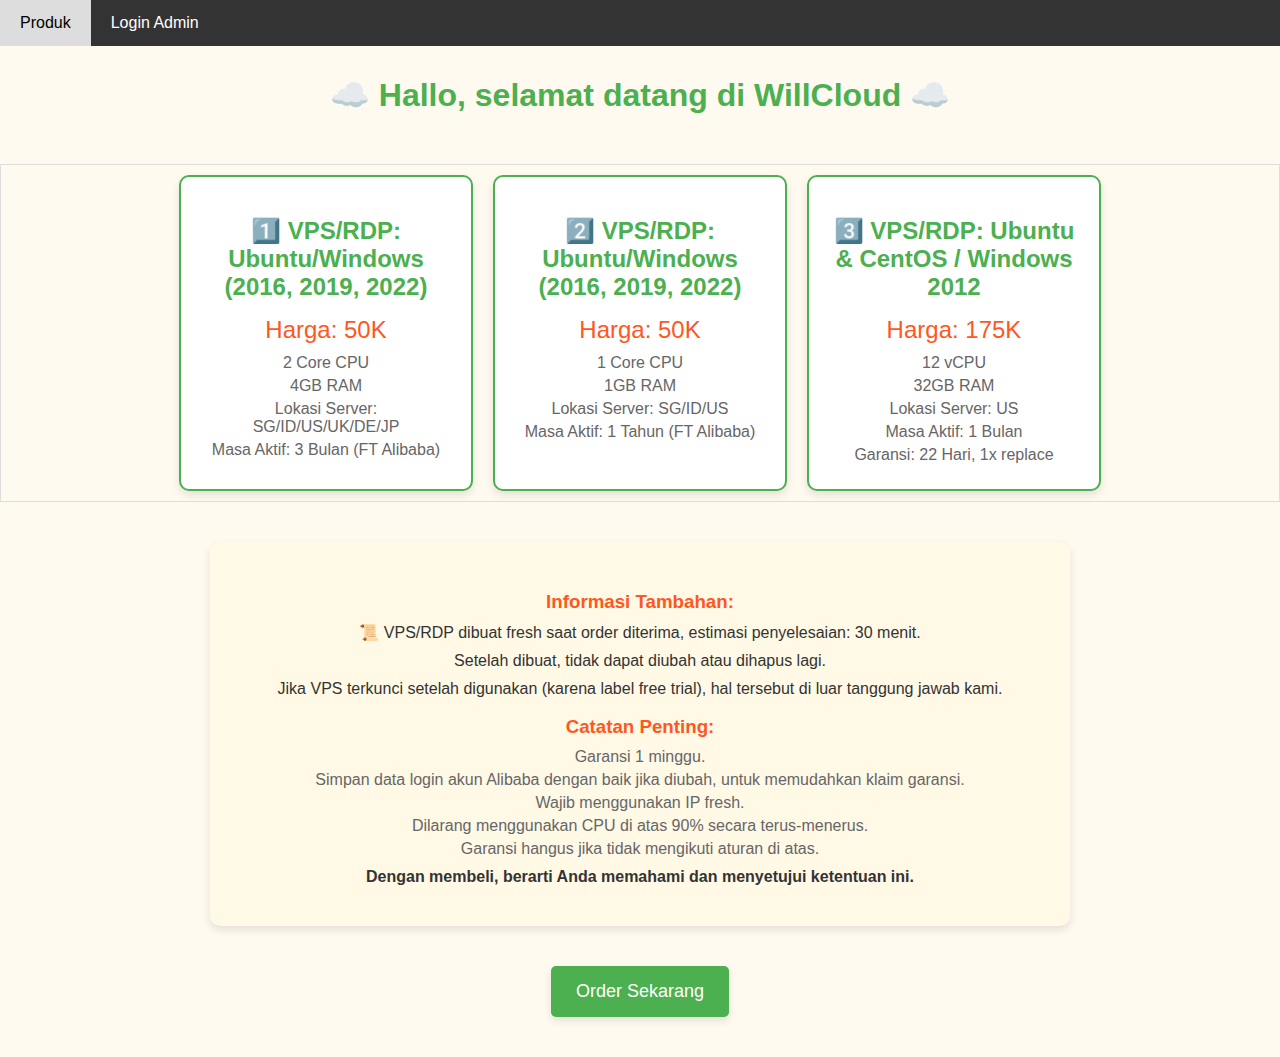
<file: index.html>
<!DOCTYPE html>
<html lang="id">
<head>
    <meta charset="UTF-8">
    <meta name="viewport" content="width=device-width, initial-scale=1.0">
    <title>WillCloud VPS/RDP Plans</title>
    <link rel="stylesheet" href="styles.css"> <!-- Menghubungkan ke file CSS eksternal -->
</head>
<body>
    <!-- Bar Menu -->
    <nav>
        <ul>
            <li><a href="#produk">Produk</a></li>
            <li><a href="#login" onclick="showLoginForm()">Login Admin</a></li>
        </ul>
    </nav>

    <!-- Login Form -->
    <div id="login">
        <form action="/admin-login" method="post">
            <label for="username">Username:</label><br>
            <input type="text" id="username" name="username"><br>
            <label for="password">Password:</label><br>
            <input type="password" id="password" name="password"><br><br>
            <input type="submit" value="Login">
        </form>
    </div>

    <h1 class="title">☁️ Hallo, selamat datang di WillCloud ☁️</h1>

    <!-- Pricing Table with Scroll -->
    <div id="produk" class="pricing-table">
        <div class="plan">
            <h2>1️⃣ VPS/RDP: Ubuntu/Windows (2016, 2019, 2022)</h2>
            <p class="price">Harga: 50K</p>
            <ul>
                <li>2 Core CPU</li>
                <li>4GB RAM</li>
                <li>Lokasi Server: SG/ID/US/UK/DE/JP</li>
                <li>Masa Aktif: 3 Bulan (FT Alibaba)</li>
            </ul>
        </div>

        <div class="plan">
            <h2>2️⃣ VPS/RDP: Ubuntu/Windows (2016, 2019, 2022)</h2>
            <p class="price">Harga: 50K</p>
            <ul>
                <li>1 Core CPU</li>
                <li>1GB RAM</li>
                <li>Lokasi Server: SG/ID/US</li>
                <li>Masa Aktif: 1 Tahun (FT Alibaba)</li>
            </ul>
        </div>

        <div class="plan">
            <h2>3️⃣ VPS/RDP: Ubuntu & CentOS / Windows 2012</h2>
            <p class="price">Harga: 175K</p>
            <ul>
                <li>12 vCPU</li>
                <li>32GB RAM</li>
                <li>Lokasi Server: US</li>
                <li>Masa Aktif: 1 Bulan</li>
                <li>Garansi: 22 Hari, 1x replace</li>
            </ul>
        </div>
    </div>

    <div class="additional-info">
        <h3>Informasi Tambahan:</h3>
        <p>📜 VPS/RDP dibuat fresh saat order diterima, estimasi penyelesaian: 30 menit.</p>
        <p>Setelah dibuat, tidak dapat diubah atau dihapus lagi.</p>
        <p>Jika VPS terkunci setelah digunakan (karena label free trial), hal tersebut di luar tanggung jawab kami.</p>

        <h3>Catatan Penting:</h3>
        <ul>
            <li>Garansi 1 minggu.</li>
            <li>Simpan data login akun Alibaba dengan baik jika diubah, untuk memudahkan klaim garansi.</li>
            <li>Wajib menggunakan IP fresh.</li>
            <li>Dilarang menggunakan CPU di atas 90% secara terus-menerus.</li>
            <li>Garansi hangus jika tidak mengikuti aturan di atas.</li>
        </ul>
        <p><strong>Dengan membeli, berarti Anda memahami dan menyetujui ketentuan ini.</strong></p>
    </div>

    <div class="order-btn-container">
        <a href="https://t.me/enyongbae" class="order-btn" target="_blank">Order Sekarang</a>
    </div>

    <script>
        function showLoginForm() {
            var loginForm = document.getElementById("login");
            if (loginForm.style.display === "none" || loginForm.style.display === "") {
                loginForm.style.display = "block";
            } else {
                loginForm.style.display = "none";
            }
        }
    </script>
</body>
</html>
</file>
<file: styles.css>
/* Styling umum untuk body */
body {
    font-family: Arial, sans-serif;
    background-color: #FFFAF0; /* Warna latar belakang yang hangat */
    margin: 0;
    padding: 0;
    color: #333; /* Warna teks yang gelap untuk kontras yang baik */
    text-align: center;
}

/* Styling untuk header */
.title {
    margin: 20px 0;
    font-size: 32px;
    color: #4CAF50; /* Hijau hangat untuk judul */
    padding: 10px;
    text-align: center;
}

/* Bar Menu */
nav {
    background-color: #333;
    overflow: hidden;
    margin-bottom: 20px;
}

nav ul {
    list-style-type: none;
    margin: 0;
    padding: 0;
}

nav ul li {
    float: left;
}

nav ul li a {
    display: block;
    color: white;
    text-align: center;
    padding: 14px 20px;
    text-decoration: none;
}

nav ul li a:hover {
    background-color: #ddd;
    color: black;
}

/* Scroll Bar untuk Produk */
.pricing-table {
    max-height: 500px;
    overflow-y: scroll;
    display: flex;
    justify-content: center;
    gap: 20px;
    flex-wrap: wrap;
    margin: 40px 0;
    border: 1px solid #ddd;
    padding: 10px;
}

.plan {
    background-color: #FFFFFF;
    border: 2px solid #4CAF50;
    border-radius: 10px;
    padding: 20px;
    width: 250px;
    text-align: center;
    box-shadow: 0px 4px 8px rgba(0, 0, 0, 0.1);
}

.plan h2 {
    color: #4CAF50;
    margin-bottom: 15px;
}

.plan .price {
    font-size: 24px;
    color: #FF5722; /* Harga ditampilkan dengan warna yang hangat */
    margin: 10px 0;
}

.plan ul {
    list-style: none;
    padding: 0;
    margin: 0;
    color: #666;
}

.plan ul li {
    margin: 5px 0;
}

/* Styling untuk informasi tambahan dan catatan penting */
.additional-info {
    background-color: #FFF9E6; /* Latar belakang kuning muda untuk informasi tambahan */
    padding: 30px;
    margin: 20px auto;
    max-width: 800px;
    border-radius: 10px;
    box-shadow: 0px 4px 8px rgba(0, 0, 0, 0.1);
}

.additional-info h3 {
    margin-bottom: 10px;
    color: #FF5722;
}

.additional-info ul {
    list-style: none;
    padding: 0;
    margin: 10px 0;
}

.additional-info ul li {
    color: #666;
    margin: 5px 0;
}

.additional-info p {
    color: #333;
    margin: 10px 0;
}

/* Styling untuk tombol order */
.order-btn-container {
    margin: 40px auto;
}

.order-btn {
    display: inline-block;
    background-color: #4CAF50;
    color: white;
    padding: 15px 25px;
    font-size: 18px;
    text-decoration: none;
    border-radius: 5px;
    box-shadow: 0px 4px 8px rgba(0, 0, 0, 0.1);
    transition: background-color 0.3s;
}

.order-btn:hover {
    background-color: #45a049; /* Hijau sedikit lebih gelap saat hover */
}

.order-btn:active {
    background-color: #388e3c; /* Hijau lebih gelap saat tombol ditekan */
}

/* Desain responsif */
@media (max-width: 768px) {
    .pricing-table {
        flex-direction: column;
        align-items: center;
    }

    .plan {
        width: 100%;
        max-width: 350px;
    }
}

/* Style form login */
#login {
    display: none; /* Hide the login form by default */
    margin-top: 20px;
    border: 1px solid #ddd;
    padding: 20px;
    width: 300px;
    margin: 0 auto;
}

#login input {
    width: 100%;
    padding: 10px;
    margin: 5px 0;
}

#login input[type="
</file>
